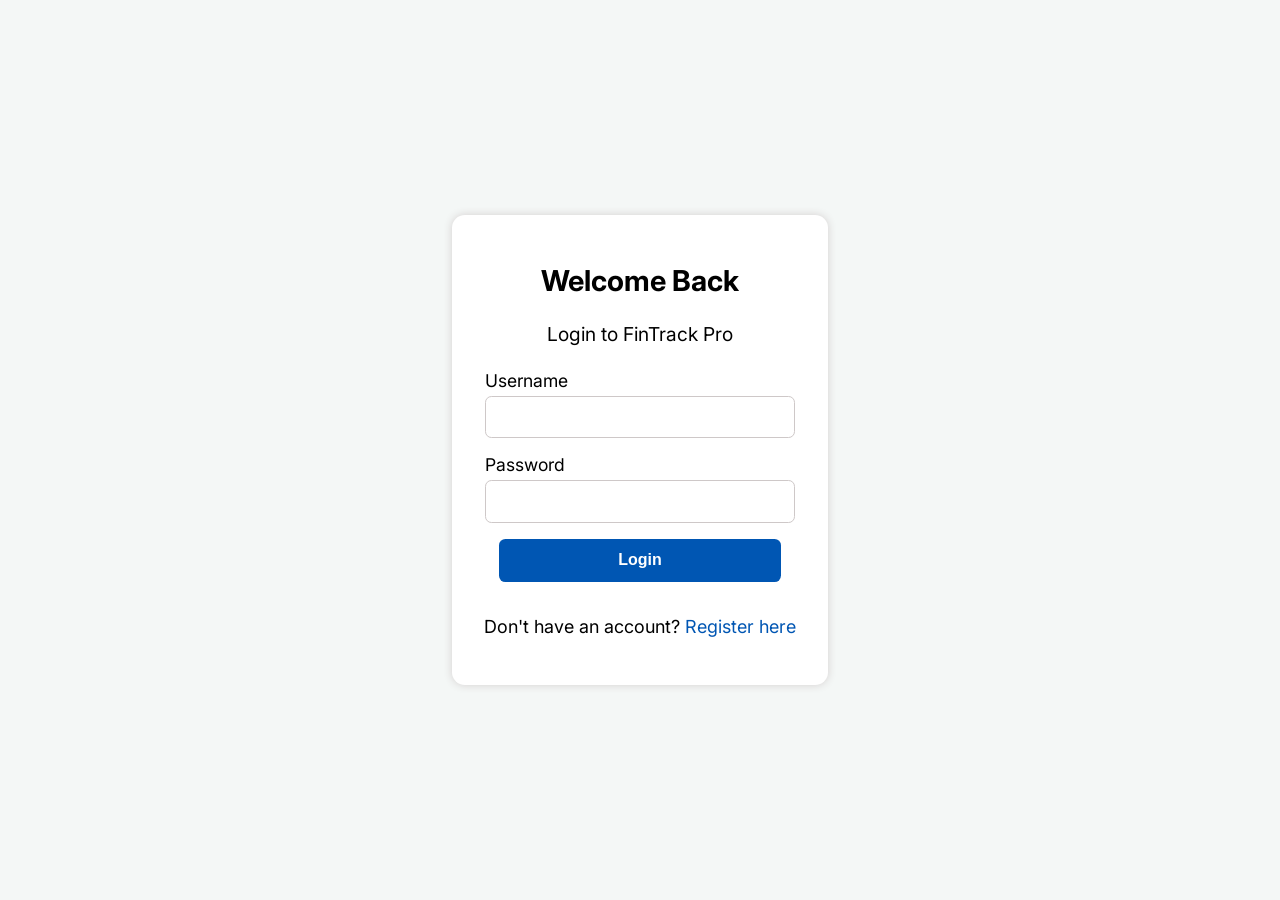
<file: login.html>
<!DOCTYPE html>
<html lang="en">

<head>
    <meta charset="UTF-8">
    <meta name="viewport" content="width=device-width, initial-scale=1.0">
    <title>Login | FinTrack Pro</title>
    <link rel="stylesheet" href="auth.css">
    <link href="https://fonts.googleapis.com/css2?family=Inter:wght@400;500;600;700&amp;display=swap" rel="stylesheet">
    <script src="auth.js"></script>
    <script>
        authUser(false)
    </script>
</head>

<body>
    <div class="auth-card">
        <h2>Welcome Back</h2>
        <p>Login to FinTrack Pro</p>
        <form id="loginForm">
            <div class="form-group">
                <label>Username</label>
                <input type="text"  required="" name="username">
            </div>
            <div class="form-group">
                <label>Password</label>
                <input type="password" required="" name="password">
            </div>
            <button type="submit" >Login</button>
        </form>
        <p style="margin-top: 10px; font-size: 18px;">Don't have an account? <a href="register.html">Register here</a></p>
    </div>

    <script src="auth.js"></script>
    <script>
        const form = document.querySelector("#loginForm");

        form.addEventListener("submit", (e) => {
            e.preventDefault()

            const username = form.username.value;
            const password = form.password.value;

            const attempt = Login(username, password)

            if(attempt.success){
                window.location.replace("register.html");
            }else{
                alert(attempt.message)
            }
        })
    </script>
</body>

</html>
</file>
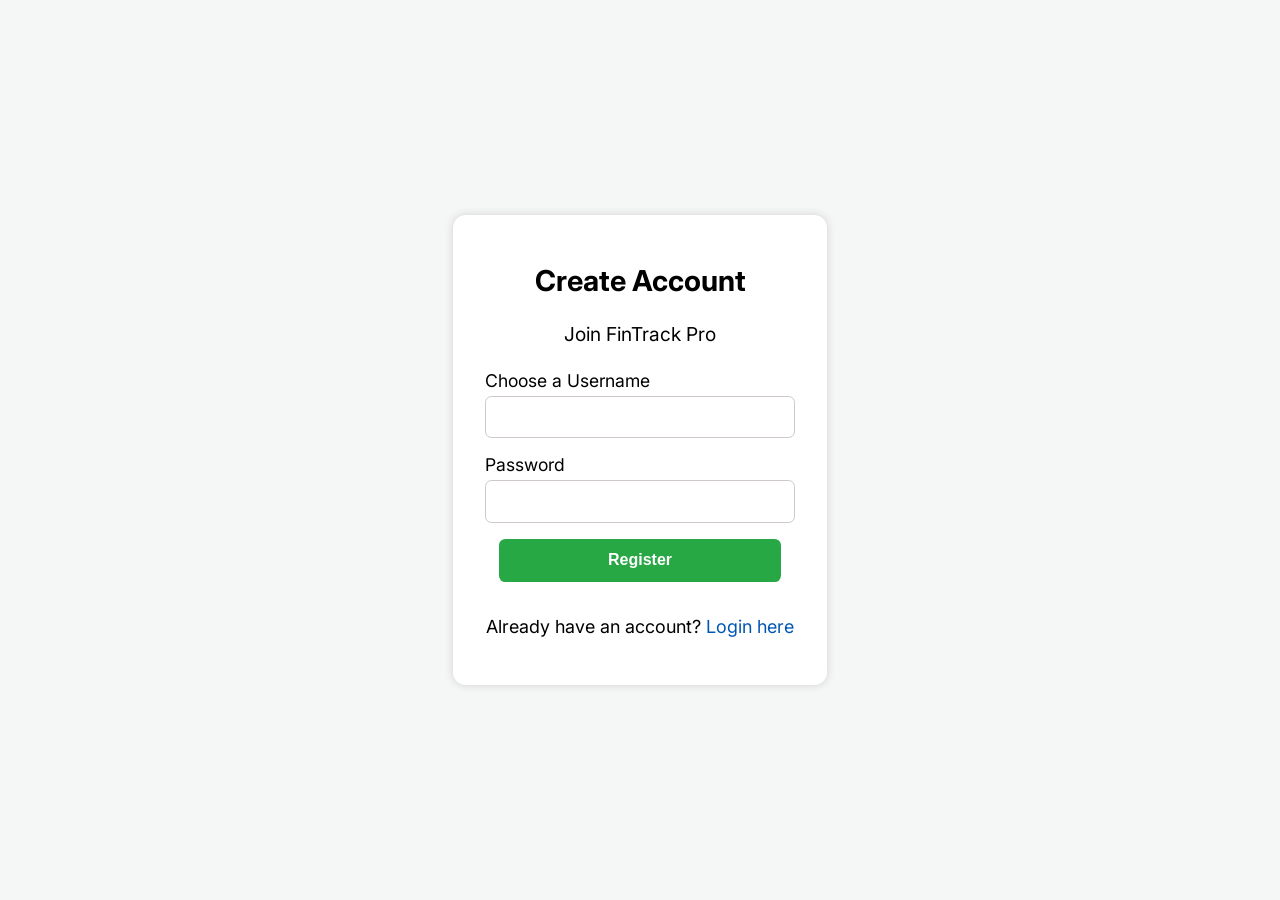
<file: register.html>
<!DOCTYPE html>
<html lang="en">

<head>
    <meta charset="UTF-8">
    <meta name="viewport" content="width=device-width, initial-scale=1.0">
    <title>Register | FinTrack Pro</title>
    <link rel="stylesheet" href="auth.css">
    <link href="https://fonts.googleapis.com/css2?family=Inter:wght@400;500;600;700&amp;display=swap" rel="stylesheet">
    <script src="auth.js"></script>
    <script>
        authUser(false)
    </script>
</head>

<body>
    <div class="auth-card">
        <h2>Create Account</h2>
        <p>Join FinTrack Pro</p>
        <form id="registerForm">
            <div class="form-group">
                <label>Choose a Username</label>
                <input type="text"  required name="username">
            </div>
            <div class="form-group">
                <label>Password</label>
                <input type="password"  required name="password">
            </div>
            <button type="submit" id="register-btn">Register</button>
        </form>
        <p style="margin-top: 10px; font-size: 18px;">Already have an account? <a href="login.html">Login here</a></p>
    </div>

    <script src="auth.js"></script>

    <script>

        const form = document.querySelector("#registerForm")
        form.addEventListener("submit", (e) => {
            e.preventDefault()
            const username = form.username.value
            const password = form.password.value
            const attempt = Register(username, password)

            if(attempt.success){
                form.username.value = ""
                form.password.value = ""
                alert(attempt.message)
                window.location.replace("login.html")
            }
        })
    </script>
</body>

</html>
</file>
<file: auth.css>
*{
    margin: 0;
    padding: 0;
}

body, html{
    height: 100%;
    width: 100%;
    display: flex;
    justify-content: center;
    align-items: center;
    font-family: "Inter";
    background-color: #F4F7F6;
}

.auth-card{
    display: flex;
    justify-content: center;
    align-items: center;
    flex-direction: column;
    gap: 1.5rem;
    width: fit-content;
    padding: 3rem 2rem;
    background-color: white;
    border-radius: 0.8rem;
    box-shadow: 0 0 8px rgb(211, 207, 207)
}

form{
    display: flex;
    justify-content: center;
    align-items: center;
    flex-direction: column;
    gap: 1rem;
}

form div{
    display: flex;
    flex-direction: column;
    gap: 0.3rem
}

.auth-card h2{
    font-size: 1.8rem;
}

.auth-card p{
    font-size: 1.2rem;
}

label{
    font-size: 1.1rem;
}

input{
    padding: 0.8rem;
    border: 1px solid rgb(206, 200, 200);
    width: 22vw;
    border-radius: 0.4rem;
}

button[type="submit"]{
    padding: 0.8rem;
    border: none;
    width: 22vw;
    border-radius: 0.4rem;
    background-color: #0056B3;
    color: white;
    font-size: 1rem;
    font-weight: 700;
    cursor: pointer
}

#register-btn{
    background-color: #28A745;

}

a{
    color: #0056B3;
    text-decoration: none
}
</file>
